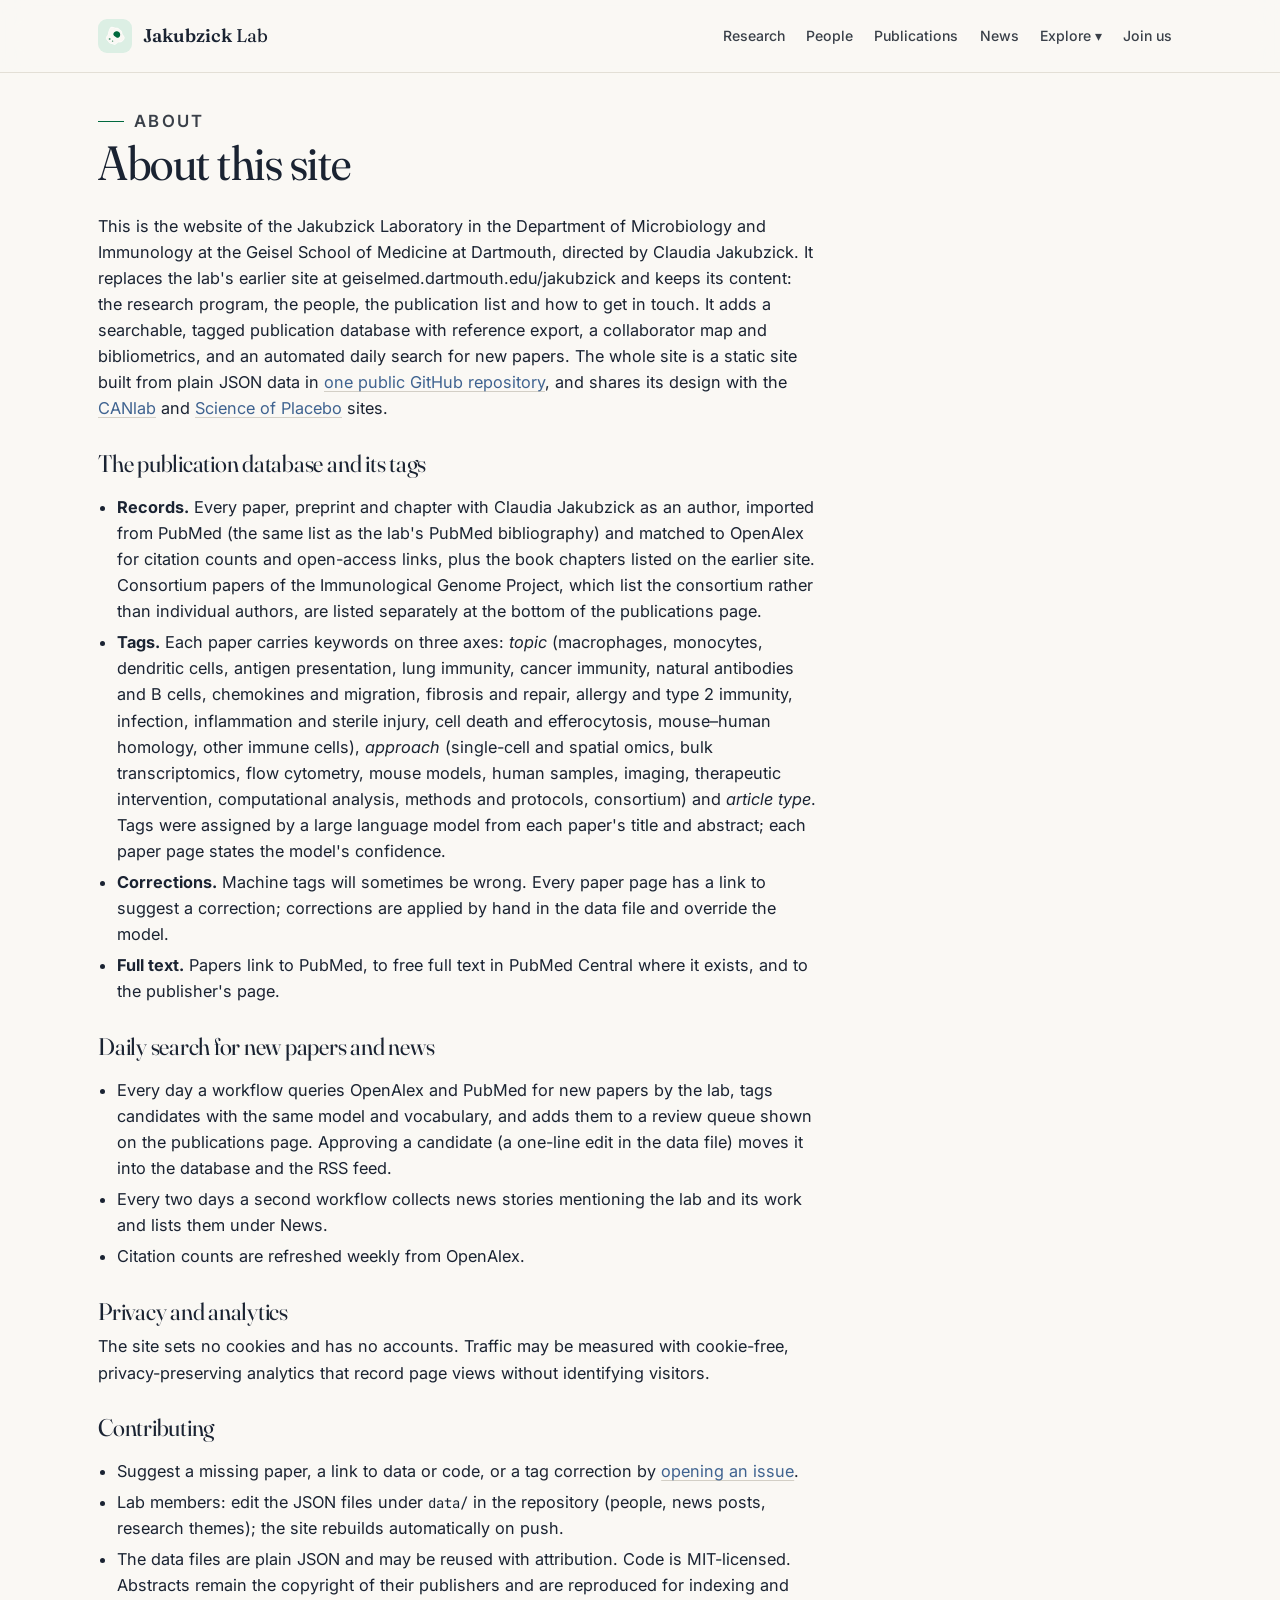
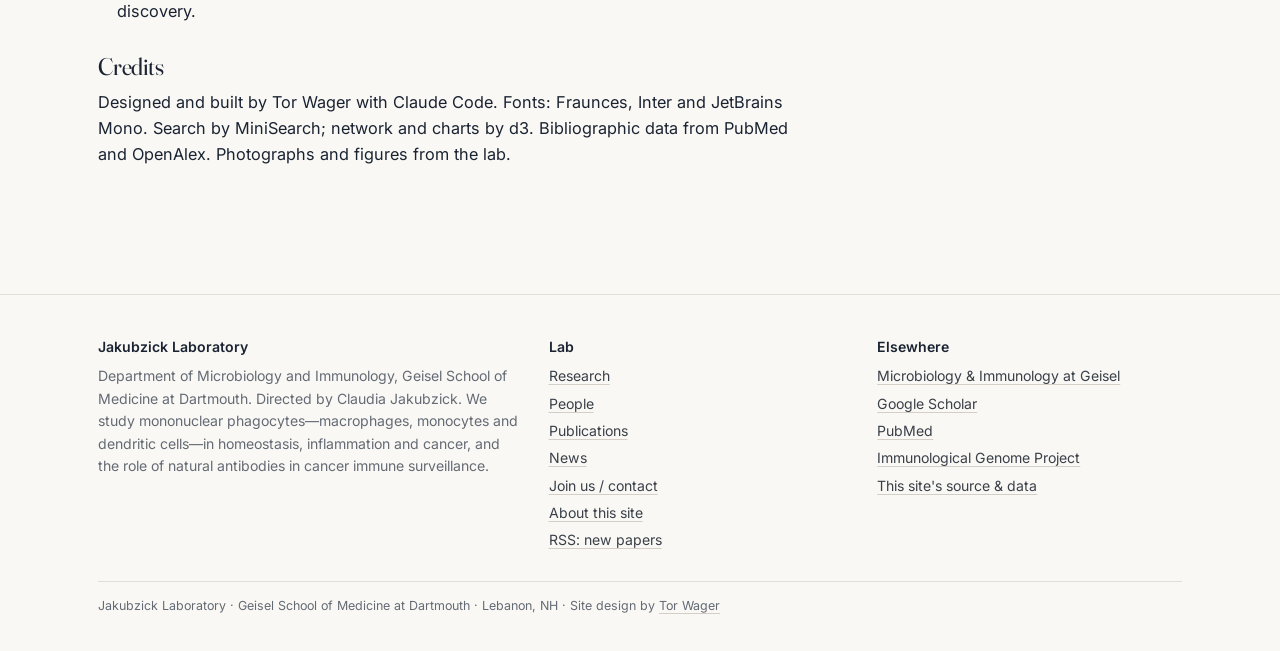
<file: site/about.html>
<!doctype html>
<html lang="en">
<head>
<meta charset="utf-8">
<meta name="viewport" content="width=device-width, initial-scale=1">
<title>About this site | Jakubzick Lab</title>
<meta name="description" content="How the Jakubzick Lab website is built: the publication database, tagging, the daily literature search, privacy and how to contribute.">
<link rel="preconnect" href="https://fonts.googleapis.com"><link rel="preconnect" href="https://fonts.gstatic.com" crossorigin>
<link href="https://fonts.googleapis.com/css2?family=Fraunces:ital,opsz,wght,SOFT@0,9..144,300..600,0..100;1,9..144,300..600,0..100&family=Inter:wght@400;500;600&family=JetBrains+Mono:wght@400;500&display=swap" rel="stylesheet">
<meta property="og:site_name" content="Jakubzick Lab">
<meta property="og:title" content="About this site | Jakubzick Lab">
<meta property="og:description" content="How the Jakubzick Lab website is built and maintained.">
<meta property="og:type" content="website">
<meta property="og:url" content="https://claudjak.github.io/Jakubzick_lab/about.html">
<meta property="og:image" content="https://claudjak.github.io/Jakubzick_lab/assets/og.jpg">
<meta property="og:image:width" content="1200"><meta property="og:image:height" content="630">
<meta name="twitter:card" content="summary_large_image">
<meta name="twitter:image" content="https://claudjak.github.io/Jakubzick_lab/assets/og.jpg">
<link rel="canonical" href="https://claudjak.github.io/Jakubzick_lab/about.html">
<link rel="icon" href="assets/favicon.svg?v=1" type="image/svg+xml"><link rel="alternate icon" href="assets/favicon-32.png?v=1" sizes="32x32"><link rel="apple-touch-icon" href="assets/apple-touch-icon.png?v=1">
<link rel="stylesheet" href="assets/app.css?v=1">
</head>
<body>
<div id="site-header"></div>
<main class="wrap">
  <div class="page-head"><p class="eyebrow">About</p><h1>About this site</h1></div>
  <div class="prose">
    <p>This is the website of the Jakubzick Laboratory in the Department of Microbiology and Immunology at the Geisel School of Medicine at Dartmouth, directed by Claudia Jakubzick. It replaces the lab's earlier site at geiselmed.dartmouth.edu/jakubzick and keeps its content: the research program, the people, the publication list and how to get in touch. It adds a searchable, tagged publication database with reference export, a collaborator map and bibliometrics, and an automated daily search for new papers. The whole site is a static site built from plain JSON data in <a href="https://github.com/claudjak/Jakubzick_lab">one public GitHub repository</a>, and shares its design with the <a href="https://torwager.github.io/canlab/" target="_blank" rel="noopener">CANlab</a> and <a href="https://scienceofplacebo.org" target="_blank" rel="noopener">Science of Placebo</a> sites.</p>

    <h2 id="tags">The publication database and its tags</h2>
    <ul>
      <li><b>Records.</b> Every paper, preprint and chapter with Claudia Jakubzick as an author, imported from PubMed (the same list as the lab's PubMed bibliography) and matched to OpenAlex for citation counts and open-access links, plus the book chapters listed on the earlier site. Consortium papers of the Immunological Genome Project, which list the consortium rather than individual authors, are listed separately at the bottom of the publications page.</li>
      <li><b>Tags.</b> Each paper carries keywords on three axes: <i>topic</i> (macrophages, monocytes, dendritic cells, antigen presentation, lung immunity, cancer immunity, natural antibodies and B cells, chemokines and migration, fibrosis and repair, allergy and type 2 immunity, infection, inflammation and sterile injury, cell death and efferocytosis, mouse–human homology, other immune cells), <i>approach</i> (single-cell and spatial omics, bulk transcriptomics, flow cytometry, mouse models, human samples, imaging, therapeutic intervention, computational analysis, methods and protocols, consortium) and <i>article type</i>. Tags were assigned by a large language model from each paper's title and abstract; each paper page states the model's confidence.</li>
      <li><b>Corrections.</b> Machine tags will sometimes be wrong. Every paper page has a link to suggest a correction; corrections are applied by hand in the data file and override the model.</li>
      <li><b>Full text.</b> Papers link to PubMed, to free full text in PubMed Central where it exists, and to the publisher's page.</li>
    </ul>

    <h2 id="daily">Daily search for new papers and news</h2>
    <ul>
      <li>Every day a workflow queries OpenAlex and PubMed for new papers by the lab, tags candidates with the same model and vocabulary, and adds them to a review queue shown on the publications page. Approving a candidate (a one-line edit in the data file) moves it into the database and the RSS feed.</li>
      <li>Every two days a second workflow collects news stories mentioning the lab and its work and lists them under News.</li>
      <li>Citation counts are refreshed weekly from OpenAlex.</li>
    </ul>

    <h2 id="privacy">Privacy and analytics</h2>
    <p>The site sets no cookies and has no accounts. Traffic may be measured with cookie-free, privacy-preserving analytics that record page views without identifying visitors.</p>

    <h2 id="contribute">Contributing</h2>
    <ul>
      <li>Suggest a missing paper, a link to data or code, or a tag correction by <a href="https://github.com/claudjak/Jakubzick_lab/issues/new">opening an issue</a>.</li>
      <li>Lab members: edit the JSON files under <code>data/</code> in the repository (people, news posts, research themes); the site rebuilds automatically on push.</li>
      <li>The data files are plain JSON and may be reused with attribution. Code is MIT-licensed. Abstracts remain the copyright of their publishers and are reproduced for indexing and discovery.</li>
    </ul>

    <h2>Credits</h2>
    <p>Designed and built by Tor Wager with Claude Code. Fonts: Fraunces, Inter and JetBrains Mono. Search by MiniSearch; network and charts by d3. Bibliographic data from PubMed and OpenAlex. Photographs and figures from the lab.</p>
  </div>
</main>
<div id="site-footer"></div>
<script src="assets/config.js?v=1"></script>
<script src="assets/app.js?v=1"></script>
<script src="assets/layout.js?v=1"></script>
</body>
</html>
</file>
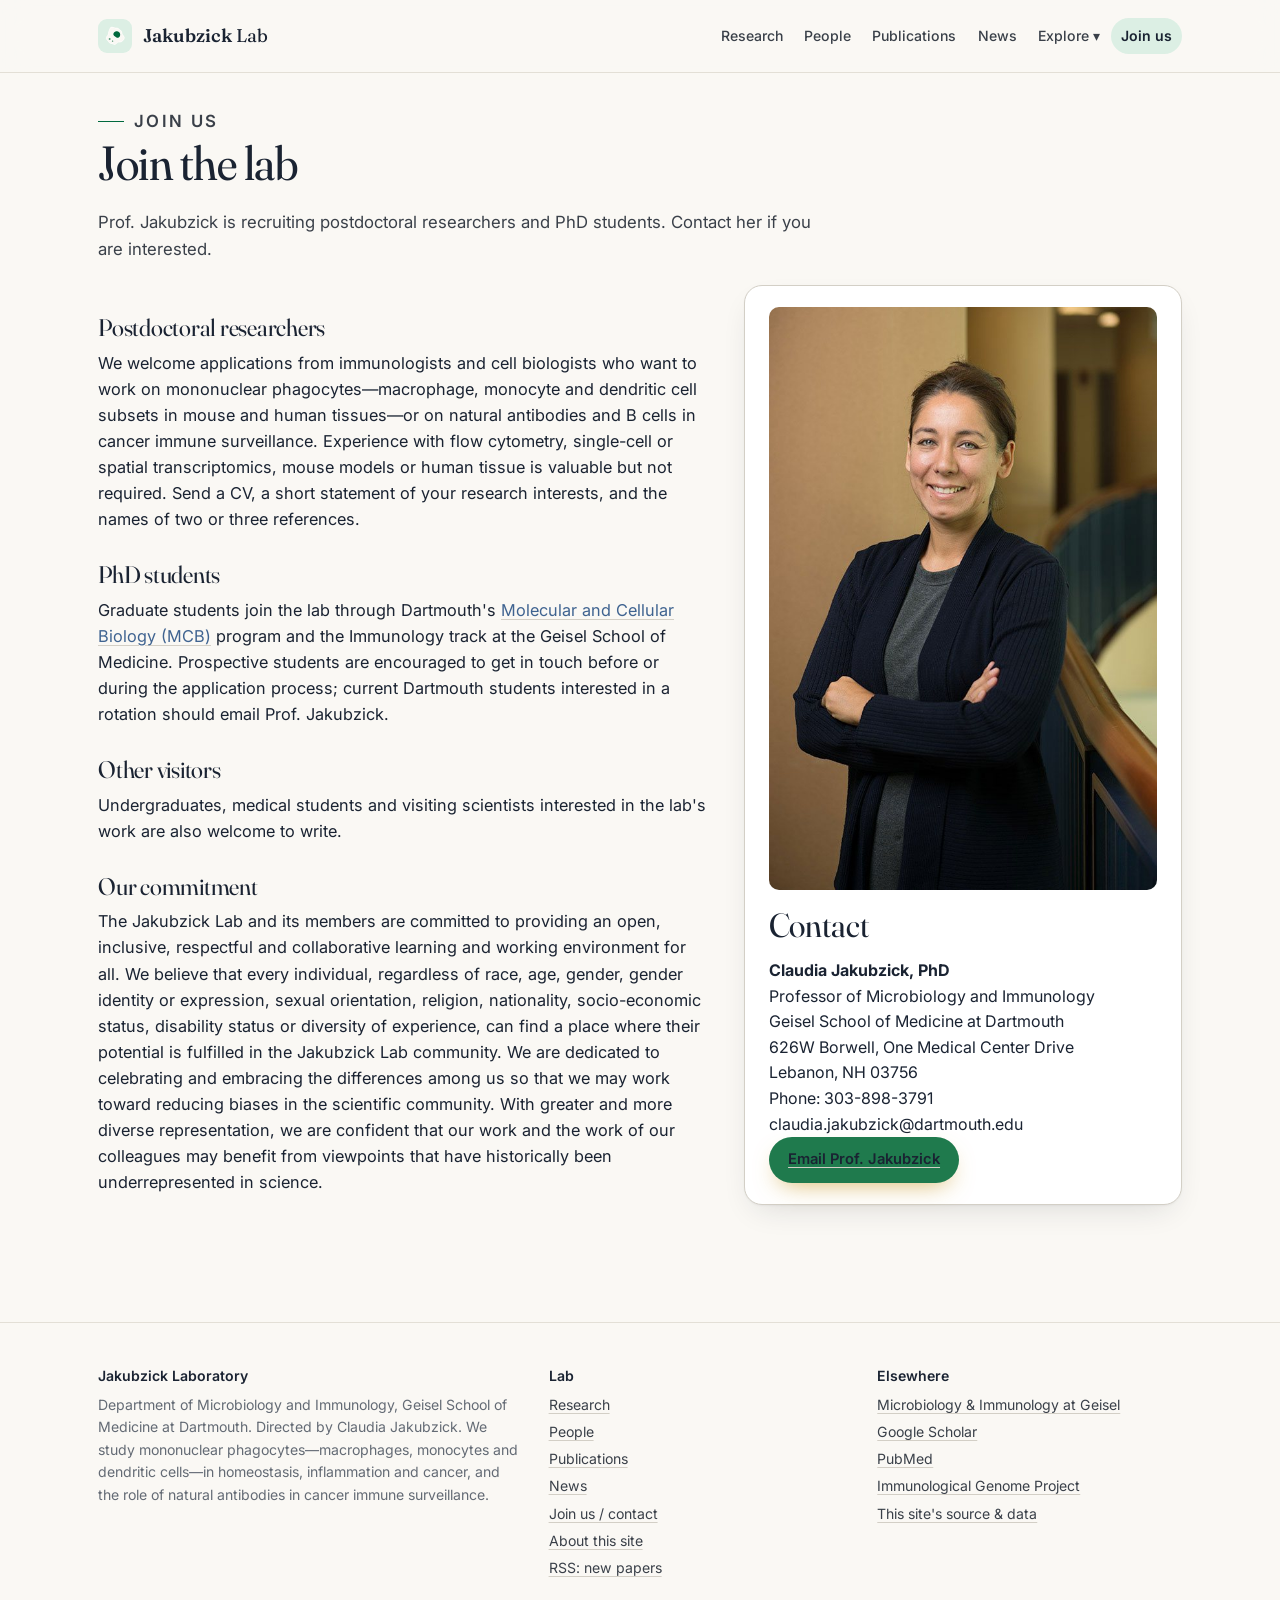
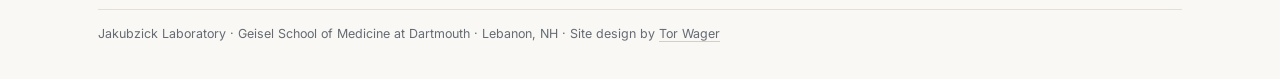
<file: site/join.html>
<!doctype html>
<html lang="en">
<head>
<meta charset="utf-8">
<meta name="viewport" content="width=device-width, initial-scale=1">
<title>Join us | Jakubzick Lab</title>
<meta name="description" content="The Jakubzick Lab at the Geisel School of Medicine at Dartmouth is recruiting postdoctoral researchers and PhD students. How to get in touch.">
<link rel="preconnect" href="https://fonts.googleapis.com"><link rel="preconnect" href="https://fonts.gstatic.com" crossorigin>
<link href="https://fonts.googleapis.com/css2?family=Fraunces:ital,opsz,wght,SOFT@0,9..144,300..600,0..100;1,9..144,300..600,0..100&family=Inter:wght@400;500;600&family=JetBrains+Mono:wght@400;500&display=swap" rel="stylesheet">
<meta property="og:site_name" content="Jakubzick Lab">
<meta property="og:title" content="Join us | Jakubzick Lab">
<meta property="og:description" content="The lab is recruiting postdoctoral researchers and PhD students.">
<meta property="og:type" content="website">
<meta property="og:url" content="https://claudjak.github.io/Jakubzick_lab/join.html">
<meta property="og:image" content="https://claudjak.github.io/Jakubzick_lab/assets/og.jpg">
<meta property="og:image:width" content="1200"><meta property="og:image:height" content="630">
<meta name="twitter:card" content="summary_large_image">
<meta name="twitter:image" content="https://claudjak.github.io/Jakubzick_lab/assets/og.jpg">
<link rel="canonical" href="https://claudjak.github.io/Jakubzick_lab/join.html">
<link rel="icon" href="assets/favicon.svg?v=1" type="image/svg+xml"><link rel="alternate icon" href="assets/favicon-32.png?v=1" sizes="32x32"><link rel="apple-touch-icon" href="assets/apple-touch-icon.png?v=1">
<link rel="stylesheet" href="assets/app.css?v=1">
<style>
  .join-grid { display: grid; gap: 2rem; grid-template-columns: 1fr; align-items: start; }
  @media (min-width: 860px) { .join-grid { grid-template-columns: 1.4fr 1fr; } }
  .contact { background: var(--surface); border: 1px solid var(--line-2); border-radius: var(--radius); padding: 1.3rem 1.5rem; box-shadow: var(--shadow); }
  .contact address { font-style: normal; line-height: 1.6; }
  .contact img { width: 100%; border-radius: var(--radius-sm); margin-bottom: 1rem; display: block; }
</style>
</head>
<body>
<div id="site-header"></div>
<main class="wrap">
  <div class="page-head">
    <p class="eyebrow">Join us</p>
    <h1>Join the lab</h1>
    <p>Prof. Jakubzick is recruiting postdoctoral researchers and PhD students. Contact her if you are interested.</p>
  </div>
  <div class="join-grid">
    <div class="prose">
      <h2 id="postdocs">Postdoctoral researchers</h2>
      <p>We welcome applications from immunologists and cell biologists who want to work on mononuclear phagocytes—macrophage, monocyte and dendritic cell subsets in mouse and human tissues—or on natural antibodies and B cells in cancer immune surveillance. Experience with flow cytometry, single-cell or spatial transcriptomics, mouse models or human tissue is valuable but not required. Send a CV, a short statement of your research interests, and the names of two or three references.</p>
      <h2 id="students">PhD students</h2>
      <p>Graduate students join the lab through Dartmouth's <a href="https://graduate.dartmouth.edu/mcb" target="_blank" rel="noopener">Molecular and Cellular Biology (MCB)</a> program and the Immunology track at the Geisel School of Medicine. Prospective students are encouraged to get in touch before or during the application process; current Dartmouth students interested in a rotation should email Prof. Jakubzick.</p>
      <h2 id="other">Other visitors</h2>
      <p>Undergraduates, medical students and visiting scientists interested in the lab's work are also welcome to write.</p>
      <h2 id="dei">Our commitment</h2>
      <p>The Jakubzick Lab and its members are committed to providing an open, inclusive, respectful and collaborative learning and working environment for all. We believe that every individual, regardless of race, age, gender, gender identity or expression, sexual orientation, religion, nationality, socio-economic status, disability status or diversity of experience, can find a place where their potential is fulfilled in the Jakubzick Lab community. We are dedicated to celebrating and embracing the differences among us so that we may work toward reducing biases in the scientific community. With greater and more diverse representation, we are confident that our work and the work of our colleagues may benefit from viewpoints that have historically been underrepresented in science.</p>
    </div>
    <aside class="contact" id="contact">
      <img src="assets/img/contact-borwell.jpg" alt="The Borwell Research Building at Dartmouth-Hitchcock Medical Center" loading="lazy">
      <h2 style="margin-top:0">Contact</h2>
      <address>
        <b>Claudia Jakubzick, PhD</b><br>
        Professor of Microbiology and Immunology<br>
        Geisel School of Medicine at Dartmouth<br>
        626W Borwell, One Medical Center Drive<br>
        Lebanon, NH 03756<br>
        Phone: 303-898-3791<br>
        <a href="mailto:claudia.jakubzick@dartmouth.edu">claudia.jakubzick@dartmouth.edu</a>
      </address>
      <p style="margin-bottom:0"><a class="btn primary" href="mailto:claudia.jakubzick@dartmouth.edu?subject=Joining%20the%20Jakubzick%20Lab">Email Prof. Jakubzick</a></p>
    </aside>
  </div>
</main>
<div id="site-footer"></div>
<script src="assets/config.js?v=1"></script>
<script src="assets/app.js?v=1"></script>
<script src="assets/layout.js?v=1"></script>
</body>
</html>
</file>
<file: site/assets/app.css>
/* ==========================================================================
   Jakubzick Lab — site styles (design system shared with scienceofplacebo.org / CANlab)
   Warm paper, Fraunces display + Inter text. Dartmouth green (--accent) is the brand/interaction colour,
   amber is reserved for the hero's activation glow, steel blue is the secondary.
   ========================================================================== */
:root {
  --bg: #faf8f4; --bg-2: #f2efe8; --bg-3: #e9edf0;
  --ink: #1a2332; --ink-2: #3a4049; --muted: #646b75;
  --line: #e3dfd6; --line-2: #d3cfc6;
  --amber: #e9b949; --amber-deep: #c7931a; --amber-soft: #fbf0d0;
  --accent: #1f7a4d; --accent-deep: #00693e; --accent-soft: #dcefe4;
  --steel: #6f8fb0; --steel-deep: #3f6390; --steel-soft: #e3ebf3;
  --white: #ffffff; --surface: #ffffff; --surface-2: #f2efe8;
  --ok: #1f7a4d; --ok-soft: #ddf3e7; --warn: #8a6100; --warn-soft: #fff1cc; --nocebo: #b7410e; --nocebo-soft: #fbe9e0;
  --shadow: 0 1px 2px rgba(26,35,50,.04), 0 12px 32px -12px rgba(26,35,50,.16);
  --radius: 18px; --radius-sm: 10px; --max: 1180px; --pad: clamp(20px, 4vw, 48px);
  --serif: "Fraunces", "Iowan Old Style", "Palatino Linotype", Georgia, serif;
  --sans: "Inter", -apple-system, BlinkMacSystemFont, "Segoe UI", Helvetica, Arial, sans-serif;
  --mono: "JetBrains Mono", "SFMono-Regular", Menlo, monospace;
  --ease: cubic-bezier(.2,.7,.2,1);
  color-scheme: light;
}
@media (prefers-color-scheme: dark) {
  :root:not([data-theme="light"]) {
    --bg: #12161d; --bg-2: #181d26; --bg-3: #1d232e; --ink: #e8e6df; --ink-2: #c3c1b8; --muted: #8e938f;
    --line: #2a303a; --line-2: #3a414d; --amber: #e9b949; --amber-deep: #f0c45b; --amber-soft: #3a2f10;
    --accent: #4fb07f; --accent-deep: #7fd1a3; --accent-soft: #14301f;
    --steel: #8fb0d2; --steel-deep: #a9c4e0; --steel-soft: #1e2c3d; --white: #1a2029; --surface: #1a2029; --surface-2: #232a35;
    --ok: #6fcf97; --ok-soft: #173124; --warn: #e8c15a; --warn-soft: #3a2f10; --nocebo: #f0a07a; --nocebo-soft: #3a2419;
    --shadow: 0 1px 2px rgba(0,0,0,.4), 0 12px 32px -12px rgba(0,0,0,.6);
    color-scheme: dark;
  }
}
:root[data-theme="dark"] {
  --bg: #12161d; --bg-2: #181d26; --bg-3: #1d232e; --ink: #e8e6df; --ink-2: #c3c1b8; --muted: #8e938f;
  --line: #2a303a; --line-2: #3a414d; --amber: #e9b949; --amber-deep: #f0c45b; --amber-soft: #3a2f10;
    --accent: #4fb07f; --accent-deep: #7fd1a3; --accent-soft: #14301f;
  --steel: #8fb0d2; --steel-deep: #a9c4e0; --steel-soft: #1e2c3d; --white: #1a2029; --surface: #1a2029; --surface-2: #232a35;
  --ok: #6fcf97; --ok-soft: #173124; --warn: #e8c15a; --warn-soft: #3a2f10; --nocebo: #f0a07a; --nocebo-soft: #3a2419;
  --shadow: 0 1px 2px rgba(0,0,0,.4), 0 12px 32px -12px rgba(0,0,0,.6);
  color-scheme: dark;
}

*, *::before, *::after { box-sizing: border-box; }
html { scroll-behavior: smooth; -webkit-text-size-adjust: 100%; }
body { margin: 0; background: var(--bg); color: var(--ink); font-family: var(--sans); font-size: 16px; line-height: 1.6; -webkit-font-smoothing: antialiased; }
img { max-width: 100%; height: auto; display: block; }
a { color: inherit; text-decoration: none; }
p a, li a, dd a, .prose a, .paper .links a, .meta a, .res a, .card a, .kv a { color: var(--steel-deep); text-decoration: underline; text-decoration-color: var(--line-2); text-underline-offset: 3px; }
p a:hover, li a:hover, .paper .links a:hover { text-decoration-color: var(--accent-deep); }
h1, h2, h3 { font-family: var(--serif); font-weight: 400; letter-spacing: -.01em; line-height: 1.15; margin: 0 0 .4em; text-wrap: balance; }
h1 { font-size: clamp(2rem, 4.2vw, 3rem); font-variation-settings: "opsz" 144, "SOFT" 40; }
h2 { font-size: clamp(1.5rem, 2.6vw, 2.1rem); font-variation-settings: "opsz" 96; }
h3 { font-size: 1.25rem; }
p { margin: 0 0 .9em; }
code, .mono { font-family: var(--mono); font-size: .85em; }
:focus-visible { outline: 2px solid var(--accent-deep); outline-offset: 2px; }
.tnum { font-variant-numeric: tabular-nums; }
.muted { color: var(--muted); }
.small { font-size: .88rem; }
.eyebrow { font-size: .76rem; font-weight: 600; letter-spacing: .14em; text-transform: uppercase; color: var(--accent-deep); margin: 0 0 .8rem; display: inline-flex; align-items: center; gap: .6em; }
.eyebrow::before { content: ""; width: 26px; height: 1px; background: var(--accent-deep); }
.wrap { max-width: var(--max); margin: 0 auto; padding-left: var(--pad); padding-right: var(--pad); }
main.wrap { padding-top: 104px; padding-bottom: 4rem; }
::selection { background: var(--accent-soft); }

/* Header (fixed, blurs on scroll) */
.site-header { position: fixed; inset: 0 0 auto 0; z-index: 50; height: 72px; display: flex; align-items: center; transition: background .35s, box-shadow .35s; }
.site-header.solid, .site-header.scrolled { background: color-mix(in srgb, var(--bg) 86%, transparent); backdrop-filter: blur(14px); -webkit-backdrop-filter: blur(14px); box-shadow: 0 1px 0 var(--line); }
.site-header .wrap { width: 100%; display: flex; align-items: center; justify-content: space-between; gap: 1rem; }
.brand { font-family: var(--serif); font-size: 1.15rem; display: flex; align-items: center; gap: .6em; white-space: nowrap; }
.brand b { font-weight: 600; }
.pill-logo { width: 30px; height: 15px; border-radius: 8px; display: inline-block; background: linear-gradient(90deg, var(--steel) 50%, var(--accent) 50%); box-shadow: inset 0 0 0 1.5px rgba(26,35,50,.25); }
.nav { display: flex; gap: .1rem; align-items: center; flex-wrap: nowrap; }
.nav a { padding: .5em .7em; border-radius: 999px; font-size: .88rem; font-weight: 500; color: var(--ink-2); transition: background .2s, color .2s; }
.nav a:hover { background: rgba(26,35,50,.06); color: var(--ink); }
.nav a.active { background: var(--accent-soft); color: var(--ink); font-weight: 600; }
.nav a.cta { background: var(--accent); color: #1a2332; font-weight: 600; margin-left: .4rem; }
.menu { position: relative; }
.menu-list { display: none; position: absolute; top: 100%; left: 0; min-width: 180px; background: var(--surface); border: 1px solid var(--line); border-radius: 12px; box-shadow: var(--shadow); padding: .35rem; flex-direction: column; z-index: 60; }
.menu-list a { display: block; padding: .5em .8em; border-radius: 8px; font-size: .9rem; color: var(--ink-2); }
.menu-list a:hover { background: var(--surface-2); color: var(--ink); }
.menu:hover .menu-list, .menu:focus-within .menu-list, .menu.open .menu-list { display: flex; }
@media (max-width: 900px) { .menu-list { position: static; display: flex; box-shadow: none; border: none; padding-left: 1rem; } }
.nav-toggle { display: none; background: none; border: 1px solid var(--line-2); border-radius: 999px; width: 42px; height: 42px; cursor: pointer; align-items: center; justify-content: center; }
.nav-toggle span { display: block; width: 18px; height: 2px; background: var(--ink); position: relative; }
.nav-toggle span::before, .nav-toggle span::after { content: ""; position: absolute; left: 0; width: 18px; height: 2px; background: var(--ink); }
.nav-toggle span::before { top: -6px; } .nav-toggle span::after { top: 6px; }
@media (max-width: 900px) {
  .nav-toggle { display: inline-flex; }
  .nav { position: fixed; top: 72px; left: 0; right: 0; background: color-mix(in srgb, var(--bg) 97%, transparent); backdrop-filter: blur(14px); flex-direction: column; align-items: stretch; padding: .6rem var(--pad) 1.2rem; border-bottom: 1px solid var(--line); transform: translateY(-8px); opacity: 0; pointer-events: none; transition: opacity .25s, transform .25s; }
  .nav.open { opacity: 1; transform: none; pointer-events: auto; }
}

/* Buttons */
.btn { display: inline-flex; align-items: center; gap: .55em; padding: .7em 1.25em; border-radius: 999px; font: inherit; font-weight: 600; font-size: .92rem; border: 1px solid transparent; cursor: pointer; white-space: nowrap; transition: transform .25s var(--ease), box-shadow .25s var(--ease), background .25s, border-color .25s; background: var(--surface); color: var(--ink); border-color: var(--line-2); }
.btn:hover { transform: translateY(-2px); border-color: var(--ink); }
.btn.primary, .btn-amber { background: var(--accent); color: #1a2332; border-color: transparent; box-shadow: 0 10px 24px -10px rgba(199,147,26,.7); }
.btn.primary:hover, .btn-amber:hover { background: #f0c45b; }
.btn-ghost { background: color-mix(in srgb, var(--surface) 55%, transparent); backdrop-filter: blur(8px); }
.btn.link { border: none; background: none; color: var(--steel-deep); padding: .3rem .4rem; text-decoration: underline; text-underline-offset: 3px; }
.btn.link:hover { transform: none; }
.btn svg { width: 1em; height: 1em; }
.btn[disabled] { opacity: .45; pointer-events: none; }

/* Page head + stats */
.page-head { margin-bottom: 1.4rem; max-width: 62rem; }
.page-head p { color: var(--ink-2); max-width: 66ch; margin: 0; font-size: 1.05rem; }
.stat-row { display: flex; gap: 2rem; flex-wrap: wrap; margin: .6rem 0 1.6rem; border-top: 1px solid var(--line); border-bottom: 1px solid var(--line); padding: 1rem 0; }
.stat { display: flex; flex-direction: column; }
.stat b { font-family: var(--serif); font-size: 1.6rem; font-weight: 400; line-height: 1.1; }
.stat span { font-size: .74rem; color: var(--muted); text-transform: uppercase; letter-spacing: .1em; }

/* Layout */
.layout { display: grid; grid-template-columns: 272px minmax(0, 1fr); gap: 1.8rem; align-items: start; }
@media (max-width: 880px) { .layout { grid-template-columns: 1fr; } .filters { position: static !important; max-height: none !important; } }
.filters { position: sticky; top: 88px; max-height: calc(100vh - 100px); overflow-y: auto; padding-right: .3rem; }
.filters details { border-top: 1px solid var(--line); padding: .55rem 0; }
.filters details:last-child { border-bottom: 1px solid var(--line); }
.filters summary { cursor: pointer; font-weight: 600; font-size: .78rem; text-transform: uppercase; letter-spacing: .1em; color: var(--ink-2); list-style: none; display: flex; align-items: center; gap: .5rem; }
.filters summary::-webkit-details-marker { display: none; }
.filters summary::before { content: ""; width: 10px; height: 10px; border-radius: 3px; background: var(--ax); flex: none; }
.filters summary .cnt { margin-left: auto; color: var(--muted); font-weight: 500; font-size: .74rem; }
.chipset { display: flex; flex-wrap: wrap; gap: .3rem; padding: .5rem 0 .2rem; }
.filter-top { display: flex; gap: .5rem; align-items: center; margin-bottom: .7rem; flex-wrap: wrap; }
.filter-top .count { font-size: .88rem; color: var(--ink-2); }

/* Chips */
.chip { display: inline-flex; align-items: center; gap: .3rem; font-size: .74rem; font-weight: 600; padding: .18rem .6rem; border-radius: 999px; background: var(--chip-bg, var(--surface-2)); color: var(--chip-fg, var(--ink-2)); border: 1px solid transparent; line-height: 1.35; white-space: nowrap; cursor: pointer; user-select: none; }
.chip:hover { border-color: var(--chip-fg, var(--muted)); }
.chip.on { box-shadow: 0 0 0 2px var(--chip-fg, var(--accent)); }
.chip .x { opacity: .6; font-weight: 800; }
.chip.static { cursor: default; }
.chip.static:hover { border-color: transparent; }

/* My list stars */
.star { font: inherit; font-size: 1.05rem; line-height: 1; background: none; border: none; color: var(--muted); cursor: pointer; padding: 0 .35rem 0 0; vertical-align: -1px; }
.star:hover, .star.on { color: var(--accent-deep); }
.navcount { display: inline-block; min-width: 1.3em; padding: 0 .35em; border-radius: 999px; background: var(--accent); color: #1a2332; font-size: .72rem; font-weight: 700; text-align: center; vertical-align: 1px; }

.exportmenu { position: relative; display: inline-block; }
.exportmenu summary { list-style: none; }
.exportmenu summary::-webkit-details-marker { display: none; }
.exportmenu .menu-list a { white-space: normal; }

/* Paper cards */
.papers { display: flex; flex-direction: column; gap: .75rem; }
.paper { background: var(--surface); border: 1px solid var(--line); border-radius: var(--radius-sm); padding: 1rem 1.15rem; display: grid; gap: .45rem; transition: box-shadow .2s var(--ease), border-color .2s; }
.paper:hover { border-color: var(--line-2); box-shadow: var(--shadow); }
.paper .title { font-family: var(--serif); font-size: 1.12rem; line-height: 1.3; color: var(--ink); }
.paper .title a { color: inherit; }
.paper .meta { font-size: .86rem; color: var(--ink-2); display: flex; flex-wrap: wrap; gap: .25rem .7rem; align-items: baseline; }
.paper .meta .date { font-family: var(--mono); font-size: .76rem; color: var(--muted); }
.paper .summary { color: var(--ink-2); font-size: .95rem; max-width: 80ch; }
.paper .chips { display: flex; flex-wrap: wrap; gap: .3rem; }
.paper .links { display: flex; flex-wrap: wrap; gap: .9rem; font-size: .84rem; }
.badge { font-size: .68rem; font-weight: 700; letter-spacing: .06em; text-transform: uppercase; padding: .1rem .45rem; border-radius: 5px; background: var(--surface-2); color: var(--ink-2); }
.badge.new { background: var(--ok-soft); color: var(--ok); }
.badge.adjacent { background: var(--warn-soft); color: var(--warn); }
.badge.oa { background: var(--steel-soft); color: var(--steel-deep); }
.week-head { font-size: .74rem; font-weight: 600; text-transform: uppercase; letter-spacing: .12em; color: var(--muted); margin: .9rem 0 .1rem; display: flex; align-items: center; gap: .7rem; }
.week-head::after { content: ""; flex: 1; height: 1px; background: var(--line); }

/* Search */
.searchbar { display: flex; gap: .5rem; margin-bottom: .9rem; }
.searchbar input { flex: 1; font: inherit; font-size: 1rem; padding: .7em 1em; border-radius: 999px; border: 1px solid var(--line-2); background: var(--surface); color: var(--ink); }
.searchbar input:focus { border-color: var(--accent-deep); outline: none; }
.sortbar { display: flex; gap: .7rem; align-items: center; font-size: .86rem; color: var(--ink-2); flex-wrap: wrap; }
select, input[type="search"] { font: inherit; }
select { font-size: .86rem; padding: .3rem .5rem; border-radius: 8px; border: 1px solid var(--line-2); background: var(--surface); color: var(--ink); }
.pager { display: flex; gap: .6rem; justify-content: center; margin-top: 1.4rem; align-items: center; }
mark { background: var(--accent-soft); color: inherit; padding: 0 .1em; border-radius: 3px; }

/* Paper detail */
.detail { background: var(--surface); border: 1px solid var(--line); border-radius: var(--radius); padding: 1.6rem 1.8rem; display: grid; gap: 1.1rem; max-width: 920px; box-shadow: var(--shadow); }
.detail h1 { font-size: clamp(1.5rem, 2.6vw, 2rem); }
.detail .abstract { max-width: 75ch; color: var(--ink); }
.detail .kv { display: grid; grid-template-columns: max-content 1fr; gap: .35rem 1rem; font-size: .9rem; }
.detail .kv dt { color: var(--muted); font-weight: 600; }
.detail .kv dd { margin: 0; }
.axis-row { display: grid; grid-template-columns: 150px 1fr; gap: .4rem .8rem; align-items: baseline; font-size: .86rem; }
.axis-row .axis { color: var(--muted); font-weight: 600; text-transform: uppercase; letter-spacing: .08em; font-size: .7rem; }
.callout { border-left: 3px solid var(--accent); background: var(--accent-soft); padding: .8rem 1rem; border-radius: 0 10px 10px 0; font-size: .95rem; }
.callout.nocebo { border-color: var(--nocebo); background: var(--nocebo-soft); }

/* Events + resources */
.cards { display: grid; grid-template-columns: repeat(auto-fill, minmax(300px, 1fr)); gap: .9rem; }
.card { background: var(--surface); border: 1px solid var(--line); border-radius: var(--radius-sm); padding: 1rem 1.1rem; display: grid; gap: .35rem; align-content: start; }
.card h3 { font-size: 1.1rem; margin: 0; }
.card h3 a { color: var(--ink); text-decoration: none; }
.card .where { font-size: .85rem; color: var(--ink-2); }
.card .date { font-family: var(--mono); font-size: .78rem; color: var(--accent-deep); font-weight: 600; }
.card p { font-size: .9rem; color: var(--ink-2); margin: 0; }
.section { margin: 1.8rem 0 .7rem; display: flex; align-items: baseline; gap: .8rem; }
.section h2 { font-size: 1.35rem; margin: 0; }
.section .muted { font-size: .86rem; }
.res-list { display: grid; gap: .5rem; }
.res { display: grid; grid-template-columns: 1fr auto; gap: .2rem 1rem; padding: .75rem .95rem; background: var(--surface); border: 1px solid var(--line); border-radius: var(--radius-sm); }
.res .name { font-weight: 600; }
.res .name a { text-decoration: none; color: var(--ink); }
.res .name a:hover { color: var(--steel-deep); }
.res .sub { grid-column: 1 / -1; color: var(--ink-2); font-size: .88rem; }
.res .country { color: var(--muted); font-size: .8rem; white-space: nowrap; }
.prose { max-width: 72ch; font-size: 1.02rem; }
.prose h2 { margin: 1.8rem 0 .5rem; font-size: 1.5rem; }
.prose ul { padding-left: 1.2rem; }
.prose li { margin: .3rem 0; }
.jips { background: var(--surface); border: 1px solid var(--line); border-radius: var(--radius-sm); padding: 1rem 1.2rem; display: flex; gap: 1rem; align-items: center; flex-wrap: wrap; margin: 1rem 0; box-shadow: var(--shadow); }
.jips b { font-family: var(--serif); font-weight: 600; }
.empty { padding: 2rem; text-align: center; color: var(--muted); border: 1px dashed var(--line-2); border-radius: var(--radius-sm); }
.spinner { color: var(--muted); font-size: .9rem; padding: 1rem 0; }

/* Footer */
.site-footer { border-top: 1px solid var(--line); padding: 2.6rem 0 2.2rem; color: var(--muted); font-size: .88rem; margin-top: 3rem; }
.site-footer .wrap { display: grid; gap: 1.5rem; grid-template-columns: 1fr; }
@media (min-width: 760px) { .site-footer .wrap { grid-template-columns: 1.4fr 1fr 1fr; } }
.site-footer strong { color: var(--ink); font-weight: 600; display: block; margin-bottom: .4rem; }
.site-footer a { color: var(--ink-2); text-decoration: underline; text-decoration-color: var(--line-2); text-underline-offset: 3px; }
.site-footer ul { list-style: none; padding: 0; margin: 0; }
.site-footer li { margin: .3rem 0; }
.site-footer .credit-row { grid-column: 1 / -1; border-top: 1px solid var(--line); padding-top: .9rem; font-size: .78rem; color: var(--muted); }
.site-footer .credit-row a { color: var(--muted); text-decoration-color: var(--line-2); }

/* Tiles (landing + section links) */
.tiles { display: grid; gap: 1.2rem; grid-template-columns: 1fr; }
@media (min-width: 700px) { .tiles { grid-template-columns: repeat(2, 1fr); } }
@media (min-width: 1020px) { .tiles { grid-template-columns: repeat(3, 1fr); } }
.tile { position: relative; display: flex; flex-direction: column; justify-content: space-between; min-height: 230px; padding: 1.7rem; border-radius: var(--radius); background: var(--surface); border: 1px solid var(--line); box-shadow: var(--shadow); overflow: hidden; transition: transform .35s var(--ease), box-shadow .35s var(--ease), border-color .35s; }
.tile:hover { transform: translateY(-6px); box-shadow: 0 2px 4px rgba(26,35,50,.04), 0 28px 48px -20px rgba(26,35,50,.25); border-color: var(--line-2); }
.tile .ic { width: 44px; height: 44px; border-radius: 12px; display: grid; place-items: center; background: var(--accent-soft); color: var(--accent-deep); font-size: 1.25rem; margin-bottom: .2rem; transition: background .35s, color .35s; }
.tile:hover .ic { background: var(--accent); color: #1a2332; }
.tile h3 { margin: .8rem 0 .3rem; font-size: 1.35rem; }
.tile p { margin: 0 0 1.1rem; color: var(--muted); font-size: .95rem; }
.tile .go { display: inline-flex; align-items: center; gap: .5em; font-weight: 600; font-size: .9rem; }
.tile .go svg { width: 18px; height: 18px; transition: transform .3s var(--ease); }
.tile:hover .go svg { transform: translateX(4px); }
@property --glow-angle { syntax: '<angle>'; inherits: false; initial-value: 0deg; }
.glow { position: relative; isolation: isolate; }
.glow::before { content: ""; position: absolute; inset: -1px; border-radius: inherit; padding: 2px; z-index: 1; pointer-events: none; background: conic-gradient(from var(--glow-angle), transparent 0deg, transparent 250deg, rgba(233,185,73,.25) 290deg, #e9b949 330deg, #fff3c4 345deg, transparent 360deg); -webkit-mask: linear-gradient(#000 0 0) content-box, linear-gradient(#000 0 0); -webkit-mask-composite: xor; mask-composite: exclude; opacity: 0; transition: opacity .35s; }
.glow::after { content: ""; position: absolute; inset: -2px; border-radius: inherit; z-index: 0; pointer-events: none; box-shadow: 0 0 0 1px rgba(233,185,73,.35), 0 0 32px -6px rgba(233,185,73,.55); opacity: 0; transition: opacity .35s; }
.glow:hover::before, .glow:focus-within::before { opacity: 1; animation: glow-run 1.7s linear infinite; }
.glow:hover::after, .glow:focus-within::after { opacity: 1; }
@keyframes glow-run { to { --glow-angle: 360deg; } }
@supports not (background: conic-gradient(from var(--glow-angle), red, blue)) { .glow:hover::before { animation: none; background: linear-gradient(120deg, transparent, #e9b949, transparent); } }
.glow > * { position: relative; z-index: 2; }

/* Scroll reveal */
.rv { opacity: 0; transform: translateY(18px); transition: opacity .6s var(--ease), transform .6s var(--ease); }
.rv.in { opacity: 1; transform: none; }
.rv-d1 { transition-delay: .1s; } .rv-d2 { transition-delay: .2s; } .rv-d3 { transition-delay: .3s; }
@media (prefers-reduced-motion: reduce) { .rv { opacity: 1; transform: none; transition: none; } .tile { transition: none; } .glow:hover::before { animation: none; } .paper { transition: none; } }
.sr-only { position: absolute; width: 1px; height: 1px; overflow: hidden; clip: rect(0 0 0 0); }

/* ==========================================================================
   CANlab additions
   ========================================================================== */
.brand-mark { width: 34px; height: 34px; display: inline-grid; place-items: center; border-radius: 9px; background: var(--accent-soft); flex: none; }
.brand-mark img { width: 26px; height: 26px; object-fit: contain; display: block; }
.paper .meta .authors { font-weight: 500; color: var(--ink); }
.paper .meta .journal i { font-style: italic; }
.paper .meta .cites { color: var(--muted); font-size: .8rem; }
.paper .links a.plink { display: inline-flex; align-items: center; gap: .3em; padding: .2em .65em; border-radius: 999px; border: 1px solid var(--line-2); color: var(--ink-2); text-decoration: none; font-size: .8rem; font-weight: 500; background: var(--surface); transition: border-color .2s, background .2s; }
.paper .links a.plink:hover, .detail .plinks a.plink:hover { border-color: var(--ink); text-decoration: none; }
.paper .links a.plink.pdf, .detail .plinks a.plink.pdf { background: var(--accent-soft); border-color: transparent; color: var(--ink); font-weight: 600; }
.paper .links a.plink.maps, .detail .plinks a.plink.maps { background: var(--steel-soft); border-color: transparent; color: var(--steel-deep); }
.paper .links a.plink.detail { border-style: dashed; }
.paper .links { gap: .4rem; }
.year-head { font-family: var(--serif); font-size: 1.5rem; margin: 1.6rem 0 .5rem; display: flex; align-items: baseline; gap: .7rem; scroll-margin-top: 90px; }
.year-head::after { content: ""; flex: 1; height: 1px; background: var(--line); }
.year-head .n { font-family: var(--sans); font-size: .78rem; color: var(--muted); letter-spacing: .08em; text-transform: uppercase; }
.year-nav { display: flex; flex-wrap: wrap; gap: .25rem; margin: .4rem 0 1rem; }
.year-nav a { font-size: .78rem; padding: .2em .55em; border-radius: 999px; border: 1px solid var(--line); color: var(--ink-2); font-variant-numeric: tabular-nums; }
.year-nav a:hover { border-color: var(--accent-deep); color: var(--ink); }
.detail .plinks { display: flex; flex-wrap: wrap; gap: .45rem; align-items: center; }
.detail .plinks a.plink { display: inline-flex; align-items: center; gap: .3em; padding: .45em .95em; border-radius: 999px; border: 1px solid var(--line-2); color: var(--ink-2); text-decoration: none; font-size: .88rem; font-weight: 600; background: var(--surface); }
.detail .chips { display: flex; flex-wrap: wrap; gap: .3rem; }
.detail .chip[data-axis] { cursor: pointer; }
.detail .related li { margin: .3rem 0; }

/* People */
.people-grid { display: grid; gap: 1rem; grid-template-columns: repeat(auto-fill, minmax(210px, 1fr)); }
.person { background: var(--surface); border: 1px solid var(--line); border-radius: var(--radius-sm); overflow: hidden; display: grid; grid-template-rows: auto 1fr; transition: transform .3s var(--ease), box-shadow .3s var(--ease); cursor: pointer; }
.person:hover { transform: translateY(-3px); box-shadow: var(--shadow); }
.person .ph { aspect-ratio: 1 / 1; background: var(--surface-2); overflow: hidden; }
.person .ph img { width: 100%; height: 100%; object-fit: cover; object-position: center 20%; }
.person .who { padding: .8rem .95rem 1rem; }
.person .who b { display: block; font-family: var(--serif); font-size: 1.1rem; font-weight: 500; line-height: 1.2; }
.person .who span { font-size: .82rem; color: var(--muted); }
.person.open { grid-column: 1 / -1; grid-template-columns: 220px 1fr; grid-template-rows: auto; cursor: default; }
@media (max-width: 640px) { .person.open { grid-template-columns: 1fr; } }
.person.open .ph { aspect-ratio: auto; height: 100%; min-height: 220px; }
.person.open .who { display: none; }
.person .bio { display: none; padding: 1rem 1.2rem 1.2rem; font-size: .95rem; color: var(--ink-2); }
.person.open .bio { display: block; }
.person .bio h3 { margin: 0 0 .1rem; font-size: 1.4rem; }
.person .bio p { margin: 0 0 .7em; }
.person .bio .role { color: var(--muted); font-size: .85rem; margin-bottom: .6rem; }
.person .bio .close { float: right; font-size: .8rem; color: var(--steel-deep); text-decoration: underline; cursor: pointer; }
.person .bio .plinks { display: flex; flex-wrap: wrap; gap: .5rem .9rem; font-size: .85rem; }
.people-section { margin: 2rem 0 .8rem; display: flex; align-items: baseline; gap: .8rem; scroll-margin-top: 90px; }
.people-section h2 { font-size: 1.4rem; margin: 0; }
.people-section .muted { font-size: .85rem; }
.pi { display: grid; grid-template-columns: 240px 1fr; gap: 1.6rem; align-items: start; background: var(--surface); border: 1px solid var(--line); border-radius: var(--radius); padding: 1.4rem; box-shadow: var(--shadow); margin-bottom: 1rem; }
@media (max-width: 720px) { .pi { grid-template-columns: 1fr; } }
.pi img { border-radius: 14px; width: 100%; }
.pi h2 { margin: 0 0 .2rem; }
.pi .role { color: var(--muted); font-size: .9rem; margin-bottom: .8rem; }
.pi p { font-size: .98rem; color: var(--ink-2); }
.pi .links { display: flex; flex-wrap: wrap; gap: .4rem; margin-top: .6rem; }

/* Research */
.theme { display: grid; grid-template-columns: 1.1fr 1fr; gap: 2.2rem; align-items: center; padding: clamp(28px, 4vw, 52px) 0; border-top: 1px solid var(--line); scroll-margin-top: 80px; }
.theme.flip { direction: rtl; }
.theme.flip > * { direction: ltr; }
@media (max-width: 860px) { .theme { grid-template-columns: 1fr; gap: 1.2rem; } .theme.flip { direction: ltr; } }
.theme h2 { font-size: clamp(1.5rem, 2.4vw, 2rem); }
.theme .q { font-family: var(--serif); font-size: 1.15rem; color: var(--ink); font-style: italic; margin-bottom: .8rem; line-height: 1.4; }
.theme p { color: var(--ink-2); }
.theme figure { margin: 0; border-radius: var(--radius); overflow: hidden; border: 1px solid var(--line); background: var(--surface); box-shadow: var(--shadow); }
.theme figure img { width: 100%; }
.theme .papers-link { font-size: .88rem; font-weight: 600; }
.theme-nav { display: flex; flex-wrap: wrap; gap: .4rem; margin: .6rem 0 1.2rem; }
.theme-nav a { font-size: .84rem; padding: .35em .8em; border-radius: 999px; border: 1px solid var(--line-2); background: var(--surface); color: var(--ink-2); font-weight: 500; }
.theme-nav a:hover { border-color: var(--accent-deep); color: var(--ink); }

/* News */
.news-list { display: grid; gap: .9rem; grid-template-columns: 1fr; max-width: 900px; }
.post { display: grid; grid-template-columns: 1fr; gap: .4rem; background: var(--surface); border: 1px solid var(--line); border-radius: var(--radius-sm); padding: 1rem 1.2rem; }
.post.has-img { grid-template-columns: 150px 1fr; column-gap: 1.2rem; }
@media (max-width: 560px) { .post.has-img { grid-template-columns: 1fr; } }
.post .thumb { grid-row: 1 / span 4; border-radius: 10px; overflow: hidden; background: var(--surface-2); aspect-ratio: 4 / 3; }
.post .thumb img { width: 100%; height: 100%; object-fit: cover; }
.post .date { font-family: var(--mono); font-size: .76rem; color: var(--accent-deep); font-weight: 600; }
.post h3 { margin: 0; font-size: 1.25rem; }
.post .body { font-size: .95rem; color: var(--ink-2); }
.post .body img { max-width: 360px; border-radius: 8px; margin: .4rem 0; }
.post .body p:last-child { margin-bottom: 0; }
.post .src { font-size: .8rem; color: var(--muted); }
.feed-item { display: grid; grid-template-columns: 1fr; gap: .15rem; padding: .7rem .9rem; border: 1px solid var(--line); border-radius: var(--radius-sm); background: var(--surface); }
.feed-item .t { font-weight: 600; }
.feed-item .m { font-size: .8rem; color: var(--muted); }
.tabs { display: flex; gap: .3rem; flex-wrap: wrap; margin-bottom: 1rem; }
.tabs button { font: inherit; font-size: .88rem; font-weight: 600; padding: .5em 1em; border-radius: 999px; border: 1px solid var(--line-2); background: var(--surface); color: var(--ink-2); cursor: pointer; }
.tabs button.on { background: var(--accent); border-color: transparent; color: #1a2332; }

/* Resources */
.res-grid { display: grid; gap: .9rem; grid-template-columns: repeat(auto-fill, minmax(280px, 1fr)); }
.res-card { background: var(--surface); border: 1px solid var(--line); border-radius: var(--radius-sm); padding: 1rem 1.1rem; display: grid; gap: .35rem; align-content: start; }
.res-card h3 { font-size: 1.1rem; margin: 0; }
.res-card h3 a { color: var(--ink); text-decoration: none; }
.res-card h3 a:hover { color: var(--steel-deep); }
.res-card p { font-size: .9rem; color: var(--ink-2); margin: 0; }
.res-card .extra { display: flex; flex-wrap: wrap; gap: .5rem .9rem; font-size: .82rem; }
.res-card .prov { font-size: .74rem; text-transform: uppercase; letter-spacing: .1em; color: var(--muted); }

/* Join */
.openings { display: grid; gap: 1rem; grid-template-columns: repeat(auto-fit, minmax(280px, 1fr)); max-width: 980px; }
.opening { background: var(--surface); border: 1px solid var(--line); border-radius: var(--radius); overflow: hidden; box-shadow: var(--shadow); display: grid; grid-template-rows: auto 1fr; }
.opening img { width: 100%; max-height: 260px; object-fit: cover; object-position: top; border-bottom: 1px solid var(--line); }
.opening .body { padding: 1rem 1.2rem 1.2rem; display: grid; gap: .4rem; align-content: start; }
.opening h3 { margin: 0; font-size: 1.15rem; }
.opening p { margin: 0; font-size: .92rem; color: var(--ink-2); }

/* Landing */
.hero-canvas-wrap { position: relative; width: min(100%, 620px); aspect-ratio: 1 / .82; margin: 0 auto; }
.hero-canvas-wrap canvas { position: absolute; inset: 0; width: 100%; height: 100%; display: block; }
.strip-news { display: grid; gap: .8rem; grid-template-columns: repeat(auto-fit, minmax(240px, 1fr)); }
.strip-news .card h3 { font-size: 1.05rem; }

/* Candidates queue */
.cand { border-left: 3px solid var(--steel); }

/* Commentaries and editorials about a paper, shown as a linked bubble under it */
.paper .comms, .detail .comms { display: grid; gap: .35rem; margin-top: .2rem; }
.comm { display: flex; gap: .6rem; align-items: flex-start; padding: .5rem .8rem; border-radius: 12px; background: var(--steel-soft); color: var(--ink-2); font-size: .84rem; line-height: 1.35; text-decoration: none; border: 1px solid transparent; }
.comm:hover { border-color: var(--steel); text-decoration: none; }
.comm .ic { color: var(--steel-deep); flex: none; }
.comm b { color: var(--steel-deep); font-weight: 600; }

/* Sticky section navigation on long pages (people, research, join) */
.with-sidenav { display: grid; grid-template-columns: 200px minmax(0, 1fr); gap: 2rem; align-items: start; }
@media (max-width: 860px) { .with-sidenav { grid-template-columns: 1fr; } .sidenav { position: static !important; display: flex; flex-wrap: wrap; gap: .3rem; border: none !important; padding: 0 !important; margin-bottom: 1rem; } .sidenav a { border: 1px solid var(--line-2); border-radius: 999px; padding: .3em .8em !important; border-left: 1px solid var(--line-2) !important; } .sidenav .lbl { display: none; } }
.sidenav { position: sticky; top: 92px; border-left: 2px solid var(--line); padding: .2rem 0 .2rem 0; font-size: .86rem; }
.sidenav .lbl { font-size: .7rem; letter-spacing: .12em; text-transform: uppercase; color: var(--muted); padding: 0 0 .5rem .9rem; }
.sidenav a { display: block; padding: .32em .9rem; color: var(--ink-2); border-left: 2px solid transparent; margin-left: -2px; text-decoration: none; line-height: 1.3; }
.sidenav a:hover { color: var(--ink); border-left-color: var(--line-2); }
.sidenav a.on { color: var(--ink); font-weight: 600; border-left-color: var(--accent-deep); }
</file>
